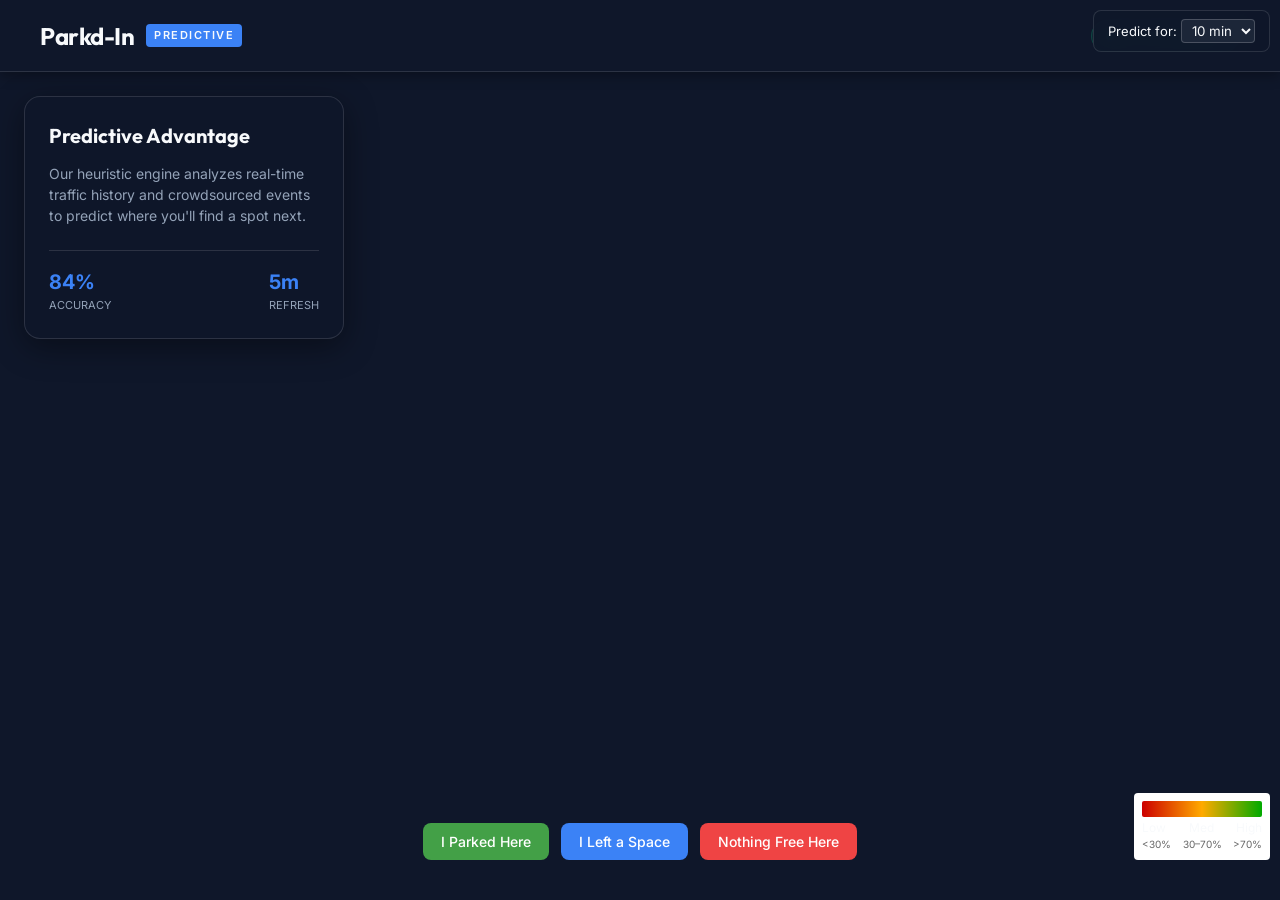
<file: frontend/index.html>
<!doctype html>
<html lang="en">
  <head>
    <meta charset="UTF-8" />
    <meta name="viewport" content="width=device-width, initial-scale=1.0" />
    <title>Parkd-In | Predictive Parking Assistant</title>
    <meta
      name="description"
      content="Predictive street parking availability in London. Find your spot with ease using our real-time heuristic probability engine."
    />
    <!-- Google Fonts: Inter & Outfit -->
    <link rel="preconnect" href="https://fonts.googleapis.com" />
    <link rel="preconnect" href="https://fonts.gstatic.com" crossorigin />
    <link
      href="https://fonts.googleapis.com/css2?family=Inter:wght@300;400;500;600&family=Outfit:wght@500;700&display=swap"
      rel="stylesheet"
    />
    <!-- Mapbox GL JS -->
    <script src="https://api.mapbox.com/mapbox-gl-js/v3.2.0/mapbox-gl.js"></script>
    <link
      href="https://api.mapbox.com/mapbox-gl-js/v3.2.0/mapbox-gl.css"
      rel="stylesheet"
    />
    <link rel="stylesheet" href="styles.css" />
  </head>
  <body>
    <header class="app-header">
      <div class="logo">
        <span class="logo-text">Parkd-In</span>
        <span class="logo-accent">PREDICTIVE</span>
      </div>
      <div class="status-badge" id="app-status">
        <span class="status-dot green"></span>
        <span class="status-label">Live Parking Data</span>
      </div>
    </header>

    <main id="map-container">
      <div id="map"></div>

      <!-- PH6-042 — Probability legend with gradient bar matching engine colors -->
      <div
        id="legend"
        style="
          position: fixed;
          bottom: 40px;
          right: 10px;
          background: white;
          padding: 8px;
          border-radius: 4px;
          font-size: 12px;
          z-index: 10;
          font-family: 'Inter', sans-serif;
        "
      >
        <div
          style="
            background: linear-gradient(to right, #cc0000, #ffaa00, #00aa00);
            height: 16px;
            width: 120px;
            border-radius: 2px;
          "
        ></div>
        <div
          style="
            display: flex;
            justify-content: space-between;
            width: 120px;
            margin-top: 2px;
          "
        >
          <span>Low</span>
          <span>Med</span>
          <span>High</span>
        </div>
        <div
          style="
            display: flex;
            justify-content: space-between;
            width: 120px;
            font-size: 10px;
            color: #666;
          "
        >
          <span><30%</span>
          <span>30–70%</span>
          <span>>70%</span>
        </div>
      </div>

      <!-- PH6-041 — Time window selector -->
      <div
        id="window-panel"
        style="
          position: fixed;
          top: 10px;
          right: 10px;
          z-index: 10;
          background: rgba(15, 23, 42, 0.92);
          backdrop-filter: blur(12px);
          -webkit-backdrop-filter: blur(12px);
          border: 1px solid rgba(255, 255, 255, 0.12);
          border-radius: 8px;
          padding: 8px 14px;
          color: #f8fafc;
          font-size: 13px;
          font-family: 'Inter', sans-serif;
        "
      >
        <label for="window-select">Predict for: </label>
        <select
          id="window-select"
          style="
            background: rgba(30, 41, 59, 0.9);
            color: #f8fafc;
            border: 1px solid rgba(255, 255, 255, 0.2);
            border-radius: 4px;
            padding: 2px 6px;
            font-family: 'Inter', sans-serif;
          "
        >
          <option value="5">5 min</option>
          <option value="10" selected>10 min</option>
          <option value="15">15 min</option>
        </select>
      </div>

      <div class="map-overlay info-card glass" id="info-overlay">
        <div class="card-content">
          <h2>Predictive Advantage</h2>
          <p>
            Our heuristic engine analyzes real-time traffic history and
            crowdsourced events to predict where you'll find a spot next.
          </p>
          <div class="stats-row">
            <div class="stat">
              <span class="stat-value">84%</span>
              <span class="stat-label">Accuracy</span>
            </div>
            <div class="stat">
              <span class="stat-value">5m</span>
              <span class="stat-label">Refresh</span>
            </div>
          </div>
        </div>
      </div>

      <div
        id="report-panel"
        style="
          position: fixed;
          bottom: 40px;
          left: 50%;
          transform: translateX(-50%);
          display: flex;
          gap: 12px;
          z-index: 10;
        "
      >
        <button
          id="btn-parked"
          style="
            background: #43a047;
            color: #fff;
            border: none;
            border-radius: 8px;
            padding: 10px 18px;
            font-size: 14px;
            font-weight: 500;
            cursor: pointer;
            font-family: 'Inter', sans-serif;
          "
        >
          I Parked Here
        </button>
        <button
          id="btn-left"
          style="
            background: #3b82f6;
            color: #fff;
            border: none;
            border-radius: 8px;
            padding: 10px 18px;
            font-size: 14px;
            font-weight: 500;
            cursor: pointer;
            font-family: 'Inter', sans-serif;
          "
        >
          I Left a Space
        </button>
        <button
          id="btn-searching"
          style="
            background: #ef4444;
            color: #fff;
            border: none;
            border-radius: 8px;
            padding: 10px 18px;
            font-size: 14px;
            font-weight: 500;
            cursor: pointer;
            font-family: 'Inter', sans-serif;
          "
        >
          Nothing Free Here
        </button>
      </div>

      <div
        id="report-status"
        style="
          display: none;
          position: fixed;
          bottom: 100px;
          left: 50%;
          transform: translateX(-50%);
          background: rgba(15, 23, 42, 0.92);
          backdrop-filter: blur(12px);
          -webkit-backdrop-filter: blur(12px);
          border: 1px solid rgba(255, 255, 255, 0.12);
          border-radius: 8px;
          padding: 10px 20px;
          color: #f8fafc;
          font-size: 14px;
          font-family: 'Inter', sans-serif;
          z-index: 10;
        "
      ></div>
    </main>

    <!-- PH6-041 — Time window selector HTML. -->
    <script src="map.js"></script>
  </body>
</html>
</file>
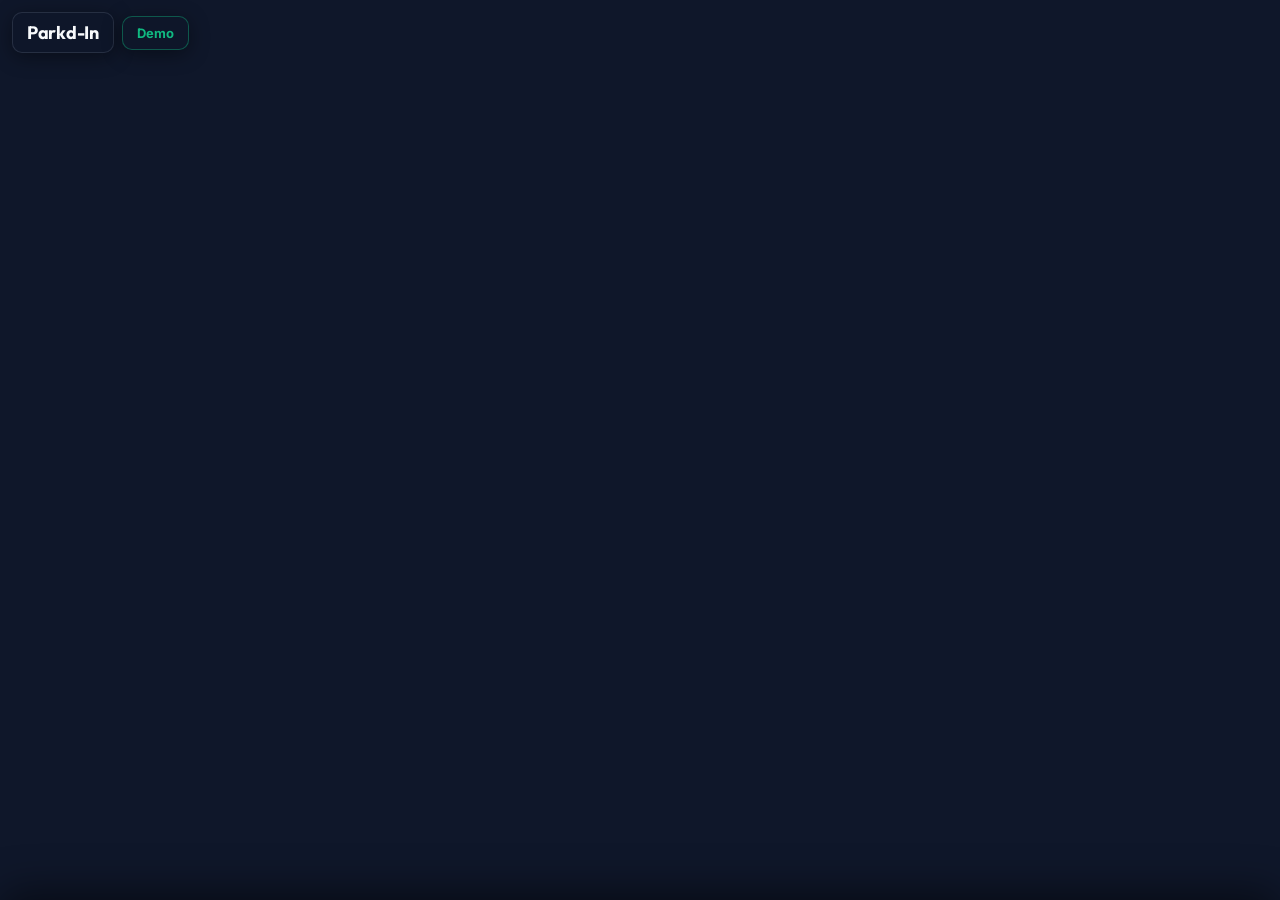
<file: public/index.html>
<!doctype html>
<html lang="en">
  <head>
    <meta charset="UTF-8" />
    <meta name="viewport" content="width=device-width, initial-scale=1.0" />
    <title>Parkd-In | Predictive Parking Assistant</title>
    <meta
      name="description"
      content="Predictive street parking availability in London. GPS-first, zero-tap best spot."
    />
    <!-- Google Fonts: Inter & Outfit -->
    <link rel="preconnect" href="https://fonts.googleapis.com" />
    <link rel="preconnect" href="https://fonts.gstatic.com" crossorigin />
    <link
      href="https://fonts.googleapis.com/css2?family=Inter:wght@400;500;600;700&family=Outfit:wght@700;900&display=swap"
      rel="stylesheet"
    />
    <!-- Mapbox GL JS -->
    <script src="https://api.mapbox.com/mapbox-gl-js/v3.2.0/mapbox-gl.js"></script>
    <link href="https://api.mapbox.com/mapbox-gl-js/v3.2.0/mapbox-gl.css" rel="stylesheet" />
    <link rel="stylesheet" href="styles.css" />
  </head>
  <body>

    <!-- ------------------------------------------------------------------ -->
    <!-- Full-bleed map — no header bar                                      -->
    <!-- ------------------------------------------------------------------ -->
    <main id="map-container">
      <div id="map"></div>

      <!-- Floating top-left: logo pill + demo button -->
      <div id="top-bar">
        <div id="logo-pill">
          <span class="logo-text">Parkd-In</span>
        </div>
        <button id="btn-demo" class="demo-float-btn">Demo</button>
      </div>

      <!-- ---------------------------------------------------------------- -->
      <!-- Single bottom sheet — Level 0 / 1 / 2                           -->
      <!-- ---------------------------------------------------------------- -->
      <div id="bottom-sheet" class="sheet-hidden">

        <!-- Drag handle -->
        <div class="sheet-handle" id="sheet-handle"></div>

        <!-- ── Level 0 ── glance card ──────────────────────────────────── -->
        <div class="sheet-l0">
          <div class="glance-row" id="glance-row">
            <div class="tier-chip" id="glance-tier"></div>
            <div class="glance-info">
              <div class="glance-street" id="glance-street">Finding parking…</div>
              <div class="glance-sub"    id="glance-sub"></div>
            </div>
            <div class="glance-walk" id="glance-walk"></div>
          </div>
        </div>

        <!-- ── Level 1 ── results + overlay controls ───────────────────── -->
        <div class="sheet-l1">

          <!-- Fixed header + time pill (do not scroll) -->
          <div class="l1-header">
            <div class="l1-title-row">
              <span class="l1-title">Nearest parking</span>
              <span class="l1-subtitle">500 m radius</span>
            </div>
            <button class="sheet-x" id="rec-close" aria-label="Close">&#xD7;</button>
          </div>

          <div class="time-pill-wrap">
            <div class="time-pill" role="group" aria-label="Prediction window">
              <button class="time-btn" data-mins="5"  aria-pressed="false">5 min</button>
              <button class="time-btn" data-mins="10" aria-pressed="true" >10 min</button>
              <button class="time-btn" data-mins="15" aria-pressed="false">15 min</button>
            </div>
          </div>

          <!-- Scrollable area: results → overlay toggle → legend → source -->
          <div class="l1-scroll">

            <ul class="result-list" id="rec-list"></ul>

            <!-- Road overlay section (below results, scroll to discover) -->
            <div class="l1-overlay-section">

              <div class="overlay-divider"></div>

              <div class="overlay-toggle-row">
                <span class="overlay-toggle-label">Show all roads</span>
                <button
                  id="btn-overlay"
                  class="toggle-switch"
                  role="switch"
                  aria-checked="false"
                  aria-label="Show all roads overlay"
                >
                  <span class="toggle-thumb"></span>
                </button>
              </div>

              <div class="overlay-legend">
                <p class="legend-title">Road availability key</p>
                <div class="legend-items">
                  <div class="legend-item">
                    <span class="legend-line" style="background:var(--tierA)"></span>
                    <span class="legend-label">Very likely free</span>
                  </div>
                  <div class="legend-item">
                    <span class="legend-line" style="background:var(--tierB)"></span>
                    <span class="legend-label">Likely free</span>
                  </div>
                  <div class="legend-item">
                    <span class="legend-line" style="background:var(--tierC)"></span>
                    <span class="legend-label">Mixed availability</span>
                  </div>
                  <div class="legend-item">
                    <span class="legend-line" style="background:var(--tierD)"></span>
                    <span class="legend-label">Usually busy</span>
                  </div>
                </div>
                <p class="legend-source">
                  Predictions based on Camden CPZ enforcement patterns &amp; crowd reports
                  &middot; Road data: OpenStreetMap contributors
                </p>
              </div>

            </div><!-- /l1-overlay-section -->

          </div><!-- /l1-scroll -->

        </div><!-- /sheet-l1 -->

        <!-- ── Level 2 ── segment detail ───────────────────────────────── -->
        <div class="sheet-l2">
          <div class="l2-topbar">
            <button class="sheet-back" id="sheet-back">&#8249; Back</button>
            <button class="sheet-x"   id="sheet-close" aria-label="Close">&#xD7;</button>
          </div>

          <div class="l2-scroll">

            <div class="l2-heading">
              <div id="sheet-street">—</div>
              <div id="sheet-walk"></div>
            </div>

            <div class="pred-grid">
              <div class="pred-cell">
                <div class="pred-label">5 min</div>
                <div class="pred-tier" id="sheet-5min-tier"></div>
                <div class="pred-pct"  id="sheet-5min"></div>
              </div>
              <div class="pred-cell pred-cell--mid">
                <div class="pred-label">10 min</div>
                <div class="pred-tier" id="sheet-10min-tier"></div>
                <div class="pred-pct"  id="sheet-10min"></div>
              </div>
              <div class="pred-cell">
                <div class="pred-label">15 min</div>
                <div class="pred-tier" id="sheet-15min-tier"></div>
                <div class="pred-pct"  id="sheet-15min"></div>
              </div>
            </div>

            <div id="sheet-hint-text"></div>

            <a id="sheet-navigate" href="#" target="_blank" rel="noopener" class="primary-btn">
              Navigate here
            </a>

            <div class="report-expander">
              <button class="report-toggle" id="report-toggle" aria-expanded="false">
                <span>Report parking status</span>
                <span class="report-chevron" id="report-chevron">&#8250;</span>
              </button>
              <div class="report-body" id="report-body" hidden>
                <div class="report-btns">
                  <button id="btn-parked"    class="btn-report">I Parked</button>
                  <button id="btn-left"      class="btn-report">I Left</button>
                  <button id="btn-searching" class="btn-report">Still Busy</button>
                </div>
              </div>
            </div>

            <div id="report-status"></div>

          </div><!-- /l2-scroll -->
        </div><!-- /sheet-l2 -->

      </div><!-- /bottom-sheet -->

      <!-- Toast notification -->
      <div id="toast" class="toast" aria-live="polite"></div>

    </main>

    <script src="map.js"></script>
  </body>
</html>
</file>
<file: frontend/styles.css>
/**
 * Parkd-In | Premium Map CSS
 * Purpose: Dark mode utility styles with interactive glassmorphism components.
 * Author: Antigravity AI Assistant
 */

:root {
  --bg-dark: #0f172a;
  --acc-primary: #3b82f6;
  --acc-secondary: #10b981;
  --acc-warning: #f59e0b;
  --acc-error: #ef4444;
  --text-primary: #f8fafc;
  --text-muted: #94a3b8;
  --glass-bg: rgba(15, 23, 42, 0.82);
  --glass-border: rgba(255, 255, 255, 0.12);
}

* {
  margin: 0;
  padding: 0;
  box-sizing: border-box;
}

body {
  font-family: "Inter", sans-serif;
  background-color: var(--bg-dark);
  color: var(--text-primary);
  line-height: 1.5;
  height: 100vh;
  width: 100vw;
  display: flex;
  flex-direction: column;
  overflow: hidden;
}

h1,
h2,
h3,
.logo-text {
  font-family: "Outfit", sans-serif;
  font-weight: 700;
}

/* Header UI */
.app-header {
  height: 72px;
  background: var(--bg-dark);
  display: flex;
  justify-content: space-between;
  align-items: center;
  padding: 0 40px;
  border-bottom: 1px solid var(--glass-border);
  z-index: 10;
  box-shadow: 0 4px 12px rgba(0, 0, 0, 0.3);
}

.logo {
  display: flex;
  align-items: center;
  gap: 12px;
}

.logo-text {
  font-size: 24px;
  letter-spacing: -0.5px;
  color: var(--text-primary);
}

.logo-accent {
  font-size: 11px;
  font-weight: 600;
  padding: 3px 8px;
  background: var(--acc-primary);
  border-radius: 4px;
  text-transform: uppercase;
  letter-spacing: 1.5px;
}

/* Status Badge */
.status-badge {
  background: rgba(16, 185, 129, 0.1);
  border: 1px solid rgba(16, 185, 129, 0.2);
  padding: 6px 14px;
  border-radius: 20px;
  display: flex;
  align-items: center;
  gap: 10px;
}

.status-dot {
  width: 8px;
  height: 8px;
  border-radius: 50%;
  background: var(--acc-secondary);
  box-shadow: 0 0 10px var(--acc-secondary);
  animation: pulse 2s infinite ease-in-out;
}

.status-label {
  font-size: 12px;
  font-weight: 500;
  color: var(--acc-secondary);
}

/* Map UI */
#map-container {
  flex-grow: 1;
  position: relative;
  width: 100%;
}

#map {
  width: 100%;
  height: 100%;
}

.map-overlay {
  position: absolute;
  z-index: 1;
  left: 24px;
  transition: all 0.3s cubic-bezier(0.4, 0, 0.2, 1);
}

.glass {
  background: var(--glass-bg);
  backdrop-filter: blur(16px);
  -webkit-backdrop-filter: blur(16px);
  border: 1px solid var(--glass-border);
  border-radius: 16px;
  box-shadow: 0 8px 32px rgba(0, 0, 0, 0.4);
  padding: 24px;
}

.legend {
  bottom: 24px;
  width: 280px;
}

.legend h3 {
  margin-bottom: 16px;
  font-size: 14px;
  text-transform: uppercase;
  letter-spacing: 1px;
  color: var(--text-muted);
}

.legend-scale {
  display: flex;
  flex-direction: column;
  gap: 12px;
}

.scale-row {
  display: flex;
  align-items: center;
  gap: 12px;
}

.dot {
  width: 10px;
  height: 10px;
  border-radius: 50%;
}

.dot.red {
  background: var(--acc-error);
  box-shadow: 0 0 8px var(--acc-error);
}
.dot.yellow {
  background: var(--acc-warning);
  box-shadow: 0 0 8px var(--acc-warning);
}
.dot.green {
  background: var(--acc-secondary);
  box-shadow: 0 0 8px var(--acc-secondary);
}

.label {
  font-size: 13px;
  color: var(--text-primary);
}

.info-card {
  top: 24px;
  width: 320px;
}

.info-card h2 {
  font-size: 20px;
  margin-bottom: 12px;
}

.info-card p {
  font-size: 14px;
  color: var(--text-muted);
  margin-bottom: 24px;
}

.stats-row {
  display: flex;
  justify-content: space-between;
  border-top: 1px solid var(--glass-border);
  padding-top: 16px;
}

.stat {
  display: flex;
  flex-direction: column;
}

.stat-value {
  font-size: 20px;
  font-weight: 700;
  color: var(--acc-primary);
}

.stat-label {
  font-size: 11px;
  text-transform: uppercase;
  color: var(--text-muted);
}

/* Animations */
@keyframes pulse {
  0% {
    opacity: 1;
    transform: scale(1);
  }
  50% {
    opacity: 0.5;
    transform: scale(1.1);
  }
  100% {
    opacity: 1;
    transform: scale(1);
  }
}

/* Mapbox UI Tweaks */
.mapboxgl-ctrl-group {
  background: var(--glass-bg) !important;
  border: 1px solid var(--glass-border) !important;
  backdrop-filter: blur(12px) !important;
}

.mapboxgl-ctrl-icon {
  filter: invert(1);
}
</file>
<file: public/styles.css>
/**
 * Parkd-In | Styles v3
 * Full-screen map, floating top-bar, single-sheet drawer.
 */

/* =========================================================================
   Custom properties
   ========================================================================= */
:root {
  --bg:          #0f172a;
  --glass:       rgba(15, 23, 42, 0.92);
  --glass-2:     rgba(15, 23, 42, 0.60);
  --stroke:      rgba(148, 163, 184, 0.18);
  --text:        #f8fafc;
  --muted:       #94a3b8;
  --blue:        #3b82f6;
  --green:       #10b981;

  /* Probability tier palette */
  --tierA:       #22c55e;   /* Very likely  */
  --tierB:       #84cc16;   /* Likely       */
  --tierC:       #f59e0b;   /* Mixed        */
  --tierD:       #ef4444;   /* Unlikely     */

  --shadow:      0 -8px 40px rgba(0, 0, 0, 0.50);
  --shadow-up:   0 4px 20px rgba(0, 0, 0, 0.40);
  --blur:        blur(14px);
  --r-xl:        20px;
  --r-lg:        14px;
  --r-md:        10px;
  --ease-snap:   cubic-bezier(.18, 1, .22, 1);
  --ease-out:    cubic-bezier(.2,  .9, .2,  1);
}

/* =========================================================================
   Reset
   ========================================================================= */
* { margin: 0; padding: 0; box-sizing: border-box; }

body {
  font-family: "Inter", system-ui, sans-serif;
  background: var(--bg);
  color: var(--text);
  width: 100vw;
  height: 100dvh;
  overflow: hidden;
}

/* =========================================================================
   Map container — full bleed, no header
   ========================================================================= */
#map-container {
  position: relative;
  width: 100%;
  height: 100dvh;
  overflow: hidden;
}

#map { width: 100%; height: 100%; }

/* =========================================================================
   Floating top-bar (logo pill + demo button)
   ========================================================================= */
#top-bar {
  position: absolute;
  top: calc(12px + env(safe-area-inset-top, 0px));
  left: 12px;
  z-index: 10;
  display: flex;
  align-items: center;
  gap: 8px;
}

#logo-pill {
  background: var(--glass);
  backdrop-filter: var(--blur);
  -webkit-backdrop-filter: var(--blur);
  border: 1px solid var(--stroke);
  border-radius: var(--r-md);
  padding: 8px 14px;
  box-shadow: var(--shadow-up);
}

.logo-text {
  font-family: "Outfit", system-ui, sans-serif;
  font-size: 18px;
  font-weight: 700;
  letter-spacing: -0.3px;
  color: var(--text);
}

.demo-float-btn {
  background: var(--glass);
  backdrop-filter: var(--blur);
  -webkit-backdrop-filter: var(--blur);
  border: 1px solid rgba(16, 185, 129, 0.40);
  border-radius: var(--r-md);
  padding: 8px 14px;
  font-size: 13px;
  font-weight: 700;
  font-family: "Inter", sans-serif;
  color: var(--green);
  cursor: pointer;
  box-shadow: var(--shadow-up);
  transition: color 0.2s, border-color 0.2s, background 0.2s;
  -webkit-tap-highlight-color: transparent;
}
.demo-float-btn:hover {
  color: #fff;
  border-color: var(--green);
  background: rgba(16, 185, 129, 0.18);
}

/* =========================================================================
   Mapbox control overrides — GPS only, pushed below top-bar
   ========================================================================= */
.mapboxgl-ctrl-top-right {
  top: calc(12px + env(safe-area-inset-top, 0px)) !important;
}

.mapboxgl-ctrl-group {
  background: var(--glass) !important;
  border: 1px solid var(--stroke) !important;
  backdrop-filter: var(--blur) !important;
  box-shadow: var(--shadow-up) !important;
}
.mapboxgl-ctrl-icon { filter: invert(1); }

/* =========================================================================
   Destination pin
   ========================================================================= */
.destination-pin {
  width: 18px; height: 18px;
  background: #fff;
  border: 3px solid var(--blue);
  border-radius: 50%;
  box-shadow: 0 0 0 4px rgba(59, 130, 246, 0.30);
}

/* =========================================================================
   Bottom sheet — single unified drawer
   ========================================================================= */
#bottom-sheet {
  position: absolute;
  bottom: 0; left: 0; right: 0;
  height: 100%;
  z-index: 30;

  background: var(--glass);
  backdrop-filter: var(--blur);
  -webkit-backdrop-filter: var(--blur);
  border-top: 1px solid var(--stroke);
  border-top-left-radius:  var(--r-xl);
  border-top-right-radius: var(--r-xl);
  box-shadow: var(--shadow);

  display: flex;
  flex-direction: column;
  overflow: hidden;

  transform: translateY(100%);
  transition: transform 320ms var(--ease-snap);
  will-change: transform;
}

/* Level snap points — translateY exposes different heights from the bottom */
#bottom-sheet.sheet-hidden { transform: translateY(100%); }
#bottom-sheet.level0       { transform: translateY(calc(100% - 96px  - env(safe-area-inset-bottom, 0px))); }
#bottom-sheet.level1       { transform: translateY(calc(100% - 55dvh - env(safe-area-inset-bottom, 0px))); }
#bottom-sheet.level2       { transform: translateY(calc(100% - 88dvh - env(safe-area-inset-bottom, 0px))); }

/* Level content — CSS hides inactive levels; JS also sets display directly  */
.sheet-l0,
.sheet-l1,
.sheet-l2 {
  display: none;
  flex-direction: column;
  flex: 1;
  min-height: 0;
}
#bottom-sheet.level0 .sheet-l0 { display: flex; }
#bottom-sheet.level1 .sheet-l1 { display: flex; }
#bottom-sheet.level2 .sheet-l2 { display: flex; }

/* ── Sheet handle ── */
.sheet-handle {
  flex-shrink: 0;
  height: 28px;
  display: grid;
  place-items: center;
  cursor: pointer;
  -webkit-tap-highlight-color: transparent;
}
.sheet-handle::before {
  content: "";
  width: 42px; height: 5px;
  border-radius: 999px;
  background: rgba(148, 163, 184, 0.35);
}

/* ── Shared controls ── */
.sheet-x {
  background: transparent; border: none;
  color: var(--muted); font-size: 20px; line-height: 1;
  cursor: pointer; padding: 4px 10px; flex-shrink: 0;
  -webkit-tap-highlight-color: transparent;
}
.sheet-x:hover { color: var(--text); }

.sheet-back {
  background: transparent; border: none;
  color: var(--blue); font-size: 15px; font-weight: 600;
  cursor: pointer; padding: 4px 10px;
  -webkit-tap-highlight-color: transparent;
}
.sheet-back:hover { opacity: 0.8; }

/* =========================================================================
   Level 0 — Glance card
   ========================================================================= */
.glance-row {
  display: grid;
  grid-template-columns: 44px 1fr auto;
  align-items: center;
  gap: 12px;
  padding: 6px 16px 16px;
  cursor: pointer;
  -webkit-tap-highlight-color: transparent;
}

.tier-chip {
  width: 44px; height: 44px;
  border-radius: 50%;
  background: var(--glass-2);
  border: 2px solid var(--stroke);
  display: flex; align-items: center; justify-content: center;
  flex-shrink: 0;
  transition: border-color 0.25s, color 0.25s;
  color: var(--muted);
}
.tier-chip[data-tier="A"] { border-color: var(--tierA); color: var(--tierA); }
.tier-chip[data-tier="B"] { border-color: var(--tierB); color: var(--tierB); }
.tier-chip[data-tier="C"] { border-color: var(--tierC); color: var(--tierC); }
.tier-chip[data-tier="D"] { border-color: var(--tierD); color: var(--tierD); }

.glance-info { min-width: 0; }
.glance-street {
  font-size: 16px; font-weight: 700;
  font-family: "Outfit", system-ui, sans-serif;
  white-space: nowrap; overflow: hidden; text-overflow: ellipsis;
  line-height: 1.2;
}
.glance-sub { font-size: 12px; color: var(--muted); font-weight: 500; margin-top: 2px; }
.glance-walk { font-size: 15px; font-weight: 800; white-space: nowrap; padding-left: 4px; }

/* =========================================================================
   Level 1 — Results list + overlay controls
   ========================================================================= */
.l1-header {
  display: flex; justify-content: space-between; align-items: center;
  padding: 0 4px 0 16px;
  flex-shrink: 0;
}
.l1-title-row { display: flex; align-items: baseline; gap: 8px; }
.l1-title     { font-size: 15px; font-weight: 600; }
.l1-subtitle  { font-size: 12px; color: var(--muted); }

/* Time pill */
.time-pill-wrap { padding: 8px 16px 10px; flex-shrink: 0; }
.time-pill {
  display: inline-flex; gap: 4px; padding: 4px;
  border-radius: 999px;
  background: rgba(15, 23, 42, 0.60);
  border: 1px solid var(--stroke);
}
.time-btn {
  appearance: none; border: none; cursor: pointer;
  background: transparent; color: var(--muted);
  padding: 8px 16px; border-radius: 999px;
  font-family: "Inter", sans-serif; font-size: 13px; font-weight: 700;
  transition: background 0.15s, color 0.15s;
  -webkit-tap-highlight-color: transparent;
}
.time-btn[aria-pressed="true"] {
  background: rgba(59, 130, 246, 0.22);
  color: var(--text);
  outline: 1px solid rgba(59, 130, 246, 0.40);
}

/* Scrollable area below time pill */
.l1-scroll {
  flex: 1; min-height: 0;
  overflow-y: auto;
  /* padding-bottom handled by overlay-section */
}

/* Result list — inside l1-scroll, no individual overflow */
.result-list {
  list-style: none;
  display: flex; flex-direction: column; gap: 8px;
  padding: 2px 12px 0;
}

.result-item {
  display: grid;
  grid-template-columns: 34px 1fr auto;
  gap: 10px; align-items: center;
  padding: 12px;
  border-radius: var(--r-lg);
  border: 1px solid var(--stroke);
  background: rgba(15, 23, 42, 0.30);
  cursor: pointer;
  transition: background 0.15s, transform 0.10s;
  -webkit-tap-highlight-color: transparent;
}
.result-item:active { transform: scale(0.99); background: rgba(15,23,42,0.55); }

.rank-badge {
  width: 34px; height: 34px; border-radius: 10px;
  display: grid; place-items: center;
  font-size: 14px; font-weight: 900;
  font-family: "Outfit", system-ui, sans-serif;
  background: rgba(59, 130, 246, 0.18);
  border: 1px solid rgba(59, 130, 246, 0.30);
  color: var(--text); flex-shrink: 0;
}
.result-info { min-width: 0; }
.result-name {
  font-size: 14px; font-weight: 600;
  white-space: nowrap; overflow: hidden; text-overflow: ellipsis;
}
.result-meta { display: flex; gap: 6px; align-items: center; margin-top: 2px; font-size: 12px; font-weight: 600; }
.result-walk { color: var(--muted); }
.result-walk-right { font-size: 13px; font-weight: 700; color: var(--muted); white-space: nowrap; }

.rec-empty {
  font-size: 13px; color: var(--muted);
  padding: 20px 4px; list-style: none;
  text-align: center; line-height: 1.6;
}
.rec-empty a { color: var(--green); cursor: pointer; text-decoration: underline; }

/* ── Road overlay section ── */
.l1-overlay-section {
  padding: 4px 12px calc(20px + env(safe-area-inset-bottom, 0px));
}

.overlay-divider {
  height: 1px;
  background: var(--stroke);
  margin: 16px 0;
}

.overlay-toggle-row {
  display: flex;
  justify-content: space-between;
  align-items: center;
  margin-bottom: 14px;
}

.overlay-toggle-label {
  font-size: 14px; font-weight: 600; color: var(--text);
}

/* iOS-style toggle switch */
.toggle-switch {
  width: 46px; height: 27px;
  border-radius: 999px;
  background: rgba(148, 163, 184, 0.25);
  border: 1px solid var(--stroke);
  cursor: pointer;
  position: relative;
  flex-shrink: 0;
  transition: background 0.2s, border-color 0.2s;
  -webkit-tap-highlight-color: transparent;
}
.toggle-switch[aria-checked="true"] {
  background: var(--blue);
  border-color: var(--blue);
}
.toggle-thumb {
  position: absolute;
  top: 3px; left: 3px;
  width: 19px; height: 19px;
  border-radius: 50%;
  background: #fff;
  box-shadow: 0 1px 4px rgba(0,0,0,0.35);
  transition: transform 0.2s var(--ease-snap);
  pointer-events: none;
}
.toggle-switch[aria-checked="true"] .toggle-thumb {
  transform: translateX(19px);
}

/* Overlay legend */
.overlay-legend {
  background: rgba(15, 23, 42, 0.30);
  border: 1px solid var(--stroke);
  border-radius: var(--r-md);
  padding: 12px 14px;
}

.legend-title {
  font-size: 11px; font-weight: 700;
  text-transform: uppercase; letter-spacing: 0.8px;
  color: var(--muted);
  margin-bottom: 10px;
}

.legend-items {
  display: flex; flex-direction: column; gap: 8px;
  margin-bottom: 12px;
}

.legend-item {
  display: flex; align-items: center; gap: 10px;
}

/* Road line sample — short horizontal bar mimicking a map line */
.legend-line {
  width: 28px; height: 4px;
  border-radius: 2px;
  flex-shrink: 0;
}

.legend-label {
  font-size: 13px; font-weight: 500; color: var(--text);
}

.legend-source {
  font-size: 11px; color: var(--muted);
  line-height: 1.5;
  border-top: 1px solid var(--stroke);
  padding-top: 10px;
  margin-top: 2px;
}

/* =========================================================================
   Level 2 — Segment detail
   ========================================================================= */
.l2-topbar {
  display: flex; justify-content: space-between; align-items: center;
  padding: 0 4px; flex-shrink: 0;
}
.l2-scroll {
  flex: 1; min-height: 0; overflow-y: auto;
  padding: 4px 16px calc(24px + env(safe-area-inset-bottom, 0px));
}
.l2-heading { margin-bottom: 16px; }
#sheet-street {
  font-size: 20px; font-weight: 700;
  font-family: "Outfit", system-ui, sans-serif;
  margin-bottom: 4px;
}
#sheet-walk { font-size: 13px; color: var(--muted); }

.pred-grid {
  display: grid; grid-template-columns: repeat(3, 1fr);
  gap: 8px; margin-bottom: 14px;
}
.pred-cell {
  border-radius: var(--r-md);
  border: 1px solid var(--stroke);
  background: rgba(15, 23, 42, 0.30);
  padding: 12px 8px;
  display: flex; flex-direction: column; align-items: center; gap: 4px;
  min-height: 84px;
}
.pred-label {
  font-size: 11px; font-weight: 700;
  text-transform: uppercase; letter-spacing: 0.6px; color: var(--muted);
}
.pred-tier { font-size: 13px; font-weight: 700; text-align: center; }
.pred-pct  { font-size: 11px; color: var(--muted); font-weight: 600; }

#sheet-hint-text {
  font-size: 12px; color: var(--muted);
  margin-bottom: 16px; line-height: 1.5; min-height: 18px;
}

.primary-btn {
  display: block; text-align: center;
  background: rgba(59, 130, 246, 0.95);
  color: #fff; text-decoration: none;
  border-radius: 16px; padding: 15px;
  font-size: 15px; font-weight: 700;
  margin-bottom: 12px;
  box-shadow: 0 8px 24px rgba(59, 130, 246, 0.28);
  transition: transform 120ms var(--ease-out), filter 120ms var(--ease-out);
  -webkit-tap-highlight-color: transparent;
}
.primary-btn:active { transform: scale(0.985); filter: brightness(0.92); }

.report-expander {
  border-radius: var(--r-md); border: 1px solid var(--stroke);
  background: rgba(15, 23, 42, 0.20); overflow: hidden; margin-bottom: 12px;
}
.report-toggle {
  width: 100%; padding: 13px 14px;
  display: flex; justify-content: space-between; align-items: center;
  background: transparent; border: none; cursor: pointer;
  color: var(--muted); font-size: 13px; font-weight: 600;
  font-family: "Inter", sans-serif;
  -webkit-tap-highlight-color: transparent;
}
.report-chevron {
  font-size: 18px; display: inline-block;
  transition: transform 0.2s var(--ease-out);
}
.report-toggle[aria-expanded="true"] .report-chevron { transform: rotate(90deg); }
.report-body { padding: 0 12px 12px; }
.report-btns { display: grid; grid-template-columns: repeat(3, 1fr); gap: 8px; }
.btn-report {
  height: 44px; border-radius: 12px;
  border: 1px solid var(--stroke);
  background: rgba(15, 23, 42, 0.30);
  color: var(--text); font-size: 12px; font-weight: 700;
  font-family: "Inter", sans-serif; cursor: pointer;
  transition: opacity 0.15s;
  -webkit-tap-highlight-color: transparent;
}
.btn-report:active { opacity: 0.65; }

#report-status { font-size: 13px; color: var(--muted); min-height: 18px; text-align: center; }

/* =========================================================================
   Toast
   ========================================================================= */
.toast {
  position: absolute;
  bottom: calc(108px + env(safe-area-inset-bottom, 0px));
  left: 50%;
  transform: translateX(-50%) translateY(8px);
  z-index: 40;
  background: rgba(15, 23, 42, 0.96);
  border: 1px solid var(--stroke);
  backdrop-filter: var(--blur); -webkit-backdrop-filter: var(--blur);
  color: var(--text); padding: 10px 18px;
  border-radius: 999px; font-size: 14px; font-weight: 500;
  white-space: nowrap; opacity: 0; pointer-events: none;
  transition: opacity 180ms var(--ease-out), transform 180ms var(--ease-out);
}
.toast.show { opacity: 1; transform: translateX(-50%) translateY(0); }

/* =========================================================================
   Circular P-markers
   ========================================================================= */
.parking-marker {
  cursor: pointer; user-select: none;
  -webkit-tap-highlight-color: transparent;
}
.marker-pin {
  width: 44px; height: 44px; border-radius: 50%;
  background: rgba(15, 23, 42, 0.92);
  border: 3px solid;
  display: flex; align-items: center; justify-content: center;
  box-shadow: 0 2px 12px rgba(0, 0, 0, 0.60);
  transition: transform 0.12s var(--ease-out);
}
.marker-pin:active { transform: scale(0.90); }
.marker-rank {
  font-size: 17px; font-weight: 900; color: #fff;
  font-family: "Outfit", system-ui, sans-serif; line-height: 1;
}
.marker-pin.pulse { animation: markerPulse 2.2s infinite ease-out; }

/* =========================================================================
   Animations
   ========================================================================= */
@keyframes markerPulse {
  0%   { box-shadow: 0 2px 12px rgba(0,0,0,0.6), 0 0 0  0px rgba(34,197,94,0.55); }
  70%  { box-shadow: 0 2px 12px rgba(0,0,0,0.6), 0 0 0 12px rgba(34,197,94,0);    }
  100% { box-shadow: 0 2px 12px rgba(0,0,0,0.6), 0 0 0  0px rgba(34,197,94,0);    }
}

/* =========================================================================
   Mobile adjustments
   ========================================================================= */
@media (max-width: 480px) {
  .glance-street  { font-size: 15px; }
  #sheet-street   { font-size: 18px; }
  .pred-cell      { min-height: 76px; }
  .time-btn       { padding: 8px 12px; }
  .logo-text      { font-size: 16px; }
  .demo-float-btn { font-size: 12px; padding: 7px 11px; }
}
</file>
